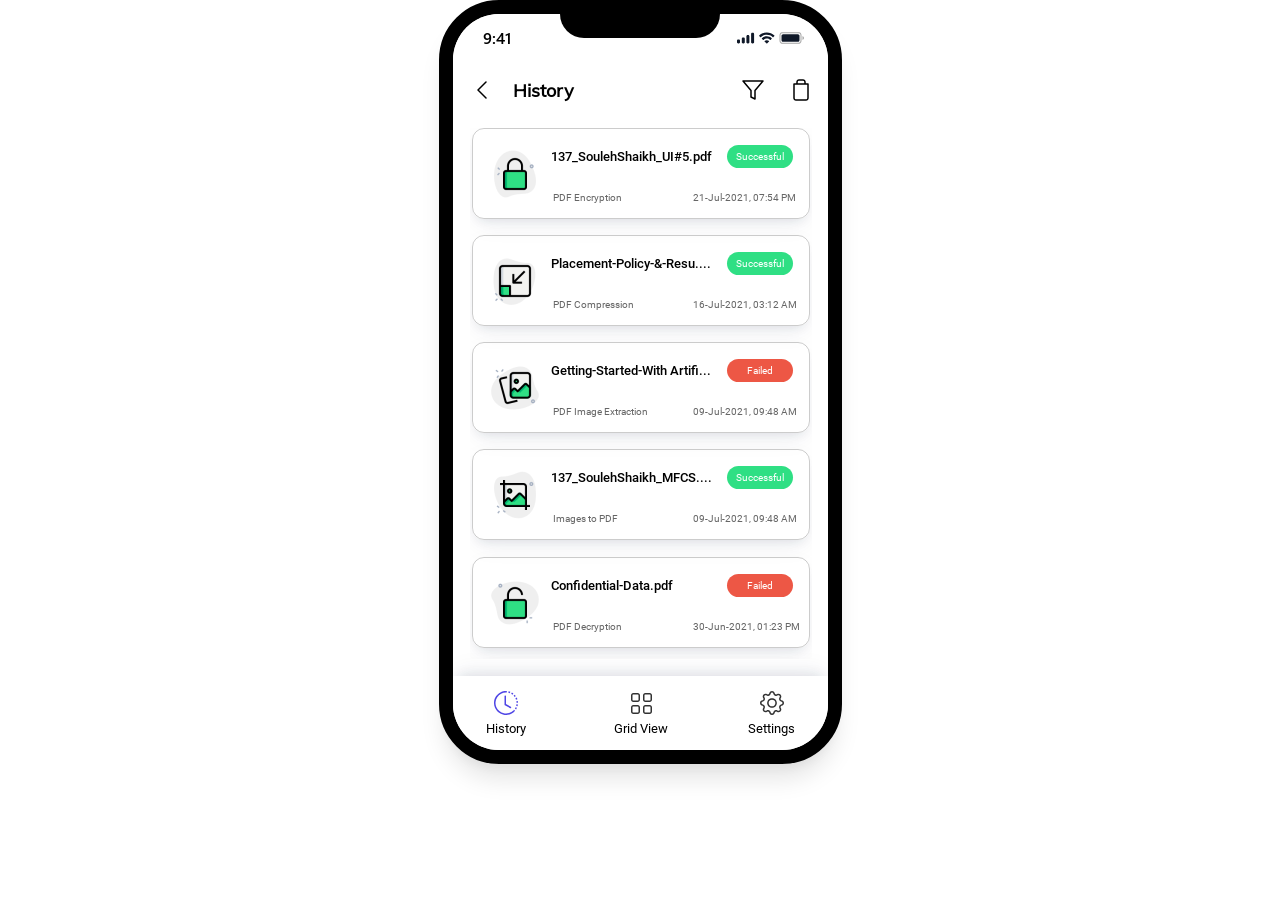
<file: index.html>
<!DOCTYPE html>

<html lang="en">

  <head>
    <meta http-equiv="Content-Type" content="text/html; charset=UTF-8">
    <title>UI Project Implementation</title>
    <meta content="width=device-width,initial-scale=1" name="viewport">
    <link href="./css/index.css" rel="stylesheet">
  </head>

  <body class="body">
    <div class="mobile-frame">
      <div class="main">

        <div class="frame">
          <img src="assets/svg/wifi.svg" loading="lazy" alt="" class="wifi-icon"><img src="assets/svg/battery.svg" loading="lazy" alt="" class="battery-icon"><img src="assets/svg/network.svg" loading="lazy" alt="" class="network-icon">
          <div class="time">9:41</div>
          <img src="assets/svg/back.svg" loading="lazy" alt="" class="back-icon"><img src="assets/svg/filter.svg" loading="lazy" alt="" class="filter-image"><img src="assets/svg/delete.svg" loading="lazy" alt="" class="delete-image">
          <div class="text-block">History</div>
          
          <div class="records-list-container">
            <div id="records-list" class="records-list">
              <div id="first" class="first">
                <img src="assets/png/lock.png" loading="lazy" alt="" class="image">
                <div class="file-name">137_SoulehShaikh_UI#5.pdf</div>
                <div class="operation-name">PDF Encryption</div>
                <div class="last-modified-date">21-Jul-2021, 07:54 PM</div>
                <div class="success-status-holder">
                  <div class="status">Successful</div>
                </div>
              </div>
              <div id="second" class="second">
                <img src="assets/png/shrink.png" loading="lazy" alt="" class="image">
                <div class="file-name">Placement-Policy-&amp;-Resu....</div>
                <div class="operation-name">PDF Compression</div>
                <div class="success-status-holder">
                  <div class="status">Successful</div>
                </div>
                <div class="last-modified-date">16-Jul-2021, 03:12 AM</div>
              </div>
              <div id="third" class="third">
                <div class="file-name">Getting-Started-With Artifi...</div>
                <img src="assets/png/image-extract.png" loading="lazy" alt="" class="image">
                <div class="operation-name">PDF Image Extraction</div>
                <div class="fail-status-holder">
                  <div class="status">Failed</div>
                </div>
                <div class="last-modified-date">09-Jul-2021, 09:48 AM</div>
              </div>
              <div id="fourth" class="fourth">
                <div class="file-name">137_SoulehShaikh_MFCS....</div>
                <img src="assets/png/img2pdf.png" loading="lazy" alt="" class="image">
                <div class="operation-name">Images to PDF</div>
                <div class="success-status-holder">
                  <div class="status">Successful</div>
                </div>
                <div class="last-modified-date">09-Jul-2021, 09:48 AM</div>
              </div>
              <div id="fifth" class="fifth">
                <div class="file-name">Confidential-Data.pdf</div>
                <img src="assets/png/unlock.png" loading="lazy" alt="" class="image">
                <div class="operation-name">PDF Decryption</div>
                <div class="last-modified-date">30-Jun-2021, 01:23 PM</div>
                <div class="fail-status-holder">
                  <div class="status">Failed</div>
                </div>
              </div>
              <div id="sixth" class="sixth">
                <img src="assets/png/shrink.png" loading="lazy" alt="" class="image">
                <div class="file-name">Right to Information Act.pdf</div>
                <div class="operation-name">PDF Compression</div>
                <div class="success-status-holder">
                  <div class="status">Successful</div>
                </div>
                <div class="last-modified-date">16-Jun-2021, 03:12 AM</div>
              </div>
              <div id="seventh" class="seventh">
                <div class="file-name">VANET Presentation.pdf</div>
                <img src="assets/png/image-extract.png" loading="lazy" alt="" class="image">
                <div class="operation-name">PDF Image Extraction</div>
                <div class="success-status-holder">
                  <div class="status">Successful</div>
                </div>
                <div class="last-modified-date">09-Jun-2021, 09:48 AM</div>
              </div>
              <div id="eight" class="eight">
                <img src="assets/png/lock.png" loading="lazy" alt="" class="image">
                <div class="file-name">137_Souleh_Linux#DHCP.....</div>
                <div class="operation-name">PDF Encryption</div>
                <div class="last-modified-date">28-May-2021, 07:54 PM</div>
                <div class="success-status-holder">
                  <div class="status">Successful</div>
                </div>
              </div>
            </div>
          </div>

          <div class="no-history-found">
            <img src="assets/png/records-not-found-infographics.png">
            <div class="heading">No Records Found</div>
            <div class="details">You might have deleted all the records or you haven’t converted any files yet.</div>
          </div>

          <div class="app-bottom-bar">
            <div class="history">
              <img src="assets/svg/history.svg" loading="lazy" alt="">
              <div class="text-block-2">History</div>
            </div>
            <div class="grid-view">
              <img src="assets/svg/grid.svg" loading="lazy" alt="">
              <div class="text-block-2">Grid View</div>
            </div>
            <div class="settings">
              <img src="assets/svg/settings.svg" loading="lazy" alt="">
              <div class="text-block-2">Settings</div>
            </div>
          </div>

        </div>
        
      </div>
      <div class="notch">
        <div></div>
      </div>
    </div>

    <script src="./js/index.js" defer="defer"></script>

  </body>

</html>
</file>
<file: css/index.css>
@font-face {
  font-family: 'Mulish';
  src: url(../assets/fonts/Mulish-Regular.woff2) format('woff2');
  font-weight: 400;
  font-style: normal;
  font-display: swap
}

@font-face {
  font-family: 'Roboto';
  src: url(../assets/fonts/Roboto-Regular.woff2) format('woff2');
  font-weight: 400;
  font-style: normal;
  font-display: swap
}

@font-face {
  font-family: 'Roboto';
  src: url(../assets/fonts/Roboto-Medium.woff2) format('woff2');
  font-weight: 500;
  font-style: normal;
  font-display: swap
}

@font-face {
  font-family: 'Seguisb';
  src: url(../assets/fonts/seguisb.woff2) format('woff2');
  font-weight: 600;
  font-style: normal;
  font-display: swap
}

* {
  --tw-shadow: 0 20px 25px -5px rgba(0, 0, 0, 0.1),
  0 10px 10px -5px rgba(0, 0, 0, 0.04)
}

*,
::after,
::before {
  box-sizing: border-box;
  font-size: 16px;
  margin: 0;
  padding: 0
}

.body,
.frame {
  overflow: hidden
}

.frame {
  position: relative;
  max-height: 736px;
  max-width: 375px;
  min-height: 736px;
  min-width: 375px;
  border-radius: 24px;
  background-color: #fff
}

.body {
  user-select: none;
  display: flex;
  flex-direction: column;
  justify-content: center;
  align-items: center;
  border-radius: 0
}

.time {
  position: absolute;
  left: 30px;
  top: 13px;
  overflow: visible;
  width: auto;
  float: left;
  font-family: Seguisb, sans-serif;
  font-weight: 600;
  object-fit: fill
}

.utility-page-wrap {
  display: flex;
  width: 100vw;
  height: 100vh;
  max-height: 100%;
  max-width: 100%;
  justify-content: center;
  align-items: center
}

.utility-page-content {
  display: flex;
  width: 260px;
  flex-direction: column;
  text-align: center
}

.utility-page-form {
  display: flex;
  flex-direction: column;
  align-items: stretch
}

.network-icon {
  position: absolute;
  left: 284px;
  top: 17.69px
}

.back-icon,
.battery-icon,
.wifi-icon {
  position: absolute;
  left: 306.1px;
  top: 17.69px
}

.back-icon,
.battery-icon {
  left: 326.48px
}

.back-icon {
  left: 24px;
  top: 67px
}

.delete-image,
.filter-image {
  cursor: pointer
}

.filter-image {
  position: absolute;
  left: 289px;
  top: 66px
}

.delete-image,
.text-block {
  position: absolute;
  left: 340px;
  top: 65px
}

.text-block {
  left: 60px;
  font-family: Mulish, sans-serif;
  color: #000;
  font-size: 18px;
  line-height: 23px;
  font-weight: 600;
  -o-object-fit: contain;
  object-fit: contain
}

.records-list-container {
  overflow: hidden;
  position: absolute;
  left: 17px;
  top: 114px;
  max-height: 531px;
  max-width: 342px;
  min-height: 531px;
  min-width: 342px
}

.no-history-found {
  position: absolute;
  display: flex;
  flex-direction: column;
  justify-content: space-between;
  align-items: center;
  left: 68px;
  top: 180px;
  min-width: 240px;
  max-width: 240px;
  min-height: 330px;
  max-height: 330px;
  transition: all 1400ms ease-in-out;
  transform: translateX(-375px)
}

.no-history-found img {
  width: 240px;
  height: 240px
}

.no-history-found .details,
.no-history-found .heading {
  font-family: 'Roboto', sans-serif;
  color: rgba(0, 0, 0, 0.7)
}

.no-history-found .heading {
  font-weight: 500;
  font-size: 20px
}

.no-history-found .details {
  font-weight: 400;
  font-size: 14px;
  line-height: 21px
}

.records-list {
  position: relative;
  max-height: 531px;
  max-width: 342px;
  min-height: 531px;
  min-width: 342px
}

.eight,
.fifth,
.first,
.fourth,
.second,
.seventh,
.sixth,
.third {
  position: absolute;
  left: 2px;
  max-height: 91px;
  max-width: 338px;
  min-height: 91px;
  min-width: 338px;
  overflow: hidden;
  border-style: solid;
  border-width: .1px;
  border-color: rgba(0, 0, 0, .2);
  border-radius: 12px;
  box-shadow: 0 6px 12px -6px rgba(24, 39, 75, .12), 0 8px 24px -4px rgba(24, 39, 75, .08);
  transition: all 500ms ease-in-out
}

.first {
  top: 0
}

.second {
  top: 107px
}

.third {
  top: 214px
}

.fourth {
  top: 321px
}

.fifth {
  top: 429px
}

.sixth {
  top: 536px
}

.seventh {
  top: 643px
}

.eight {
  top: 750px
}

.file-name {
  position: absolute;
  left: 78px;
  top: 20px;
  font-family: Roboto, sans-serif;
  font-weight: 500;
  color: #000;
  font-size: 13px;
  line-height: 15px
}

.image {
  position: absolute;
  left: 18px;
  top: 21px;
  max-height: 48px;
  max-width: 48%;
  min-height: 48px;
  min-width: 48px
}

.last-modified-date,
.operation-name {
  position: absolute;
  left: 80px;
  top: 63px;
  font-family: Roboto, sans-serif;
  font-weight: 400;
  color: #666;
  font-size: 10px;
  line-height: 12px
}

.last-modified-date {
  left: 220px
}

.success-status-holder, .fail-status-holder {
  position: absolute;
  left: 254px;
  top: 16px;
  display: flex;
  max-height: 23px;
  max-width: 66px;
  min-height: 23px;
  min-width: 66px;
  justify-content: center;
  align-items: center;
  border-radius: 16px;
}

.success-status-holder {
  background-color: #2fdf84
}

.fail-status-holder,
.status {
  font-family: Roboto, sans-serif;
  font-weight: 400;
  font-size: 10px
}

.status {
  color: #fff
}

.fail-status-holder {
  background-color: #ed5745
}

.app-bottom-bar {
  position: absolute;
  top: 662px;
  max-height: 74px;
  max-width: 375px;
  min-height: 74px;
  min-width: 375px;
  box-shadow: 0 -6px 12px -6px rgba(24, 39, 75, .12), 0 -8px 24px -4px rgba(24, 39, 75, .08)
}

.grid-view,
.history,
.settings {
  position: absolute;
  top: 15px;
  display: flex;
  flex-direction: column;
  justify-content: space-between;
  align-items: center;
  left: 32px;
  max-height: 45px;
  max-width: 42px;
  min-height: 45px;
  min-width: 42px
}

.grid-view,
.settings {
  left: 160px;
  max-width: 56px;
  min-width: 56px
}

.settings {
  left: 295px;
  max-width: 48px;
  min-width: 48px
}

.text-block-2 {
  position: static;
  left: 0;
  font-family: Roboto, sans-serif;
  font-weight: 400;
  font-size: 13px
}

.mobile-frame {
  display: flex;
  align-items: center;
  justify-content: center;
  position: relative;
  height: 764px;
  width: 403px;
  margin: auto;
  overflow: hidden;
  border: 14px solid #000;
  background-color: #000;
  border-radius: 60px;
  box-shadow: var(--tw-ring-offset-shadow, 0 0 #0000), var(--tw-ring-shadow, 0 0 #0000), var(--tw-shadow)
}

.main {
  bottom: 0;
  background-color: #fff;
  width: 100%;
  height: 100%
}

.main,
.notch {
  position: absolute;
  top: 0;
  left: 0;
  right: 0
}

.notch>div {
  height: 1.5rem;
  width: 10rem;
  margin-left: auto;
  margin-right: auto;
  background-color: #000;
  border-bottom-right-radius: 1.5rem;
  border-bottom-left-radius: 1.5rem
}
</file>
<file: docs/css/index.css>
@font-face {
  font-family: 'Mulish';
  src: url('../assets/fonts/Mulish-Regular.woff2') format('woff2');
  font-weight: 400;
  font-style: normal;
  font-display: swap;
}

@font-face {
  font-family: 'Roboto';
  src: url('../assets/fonts/Roboto-Regular.woff2') format('woff2');
  font-weight: 400;
  font-style: normal;
  font-display: swap;
}

@font-face {
  font-family: 'Roboto';
  src: url('../assets/fonts/Roboto-Medium.woff2') format('woff2');
  font-weight: 500;
  font-style: normal;
  font-display: swap;
}

@font-face {
  font-family: 'Seguisb';
  src: url('../assets/fonts/seguisb.woff2') format('woff2');
  font-weight: 600;
  font-style: normal;
  font-display: swap;
}

* {
  --tw-shadow: 0 20px 25px -5px rgba(0, 0, 0, 0.1),
    0 10px 10px -5px rgba(0, 0, 0, 0.04);
}

*,
*::before,
*::after {
  box-sizing: border-box;
  font-size: 16px;
  margin: 0;
  padding: 0;
}

.frame {
  position: relative;
  max-height: 736px;
  max-width: 375px;
  min-height: 736px;
  min-width: 375px;
  border-radius: 24px;
  background-color: #fff;
  overflow: hidden;
}

.body {
  user-select: none;
  display: flex;
  flex-direction: column;
  justify-content: center;
  align-items: center;
  border-radius: 0px;
  overflow: hidden;
}

.time {
  position: absolute;
  left: 30px;
  top: 13px;
  overflow: visible;
  width: auto;
  float: left;
  font-family: Seguisb, sans-serif;
  font-weight: 600;
  object-fit: fill;
}

.utility-page-wrap {
  display: flex;
  width: 100vw;
  height: 100vh;
  max-height: 100%;
  max-width: 100%;
  justify-content: center;
  align-items: center;
}

.utility-page-content {
  display: flex;
  width: 260px;
  flex-direction: column;
  text-align: center;
}

.utility-page-form {
  display: flex;
  flex-direction: column;
  align-items: stretch;
}

.network-icon {
  position: absolute;
  left: 284px;
  top: 17.69px;
}

.wifi-icon {
  position: absolute;
  left: 306.1px;
  top: 17.69px;
}

.battery-icon {
  position: absolute;
  left: 326.48px;
  top: 17.69px;
}

.back-icon {
  position: absolute;
  left: 24px;
  top: 67px;
}

.filter-image, .delete-image {
  cursor: pointer;
}

.filter-image {
  position: absolute;
  left: 289px;
  top: 66px;
}

.delete-image {
  position: absolute;
  left: 340px;
  top: 65px;
}

.text-block {
  position: absolute;
  left: 60px;
  top: 65px;
  font-family: Mulish, sans-serif;
  font-weight: 400;
  color: #000;
  font-size: 18px;
  line-height: 23px;
  font-weight: 600;
  -o-object-fit: contain;
  object-fit: contain;
}

.records-list-container {
  overflow: hidden;
  position: absolute;
  left: 17px;
  top: 114px;
  max-height: 531px;
  max-width: 342px;
  min-height: 531px;
  min-width: 342px;
}

.no-history-found {
  position: absolute;
  display: flex;
  flex-direction: column;
  justify-content: space-between;
  align-items: center;
  left: 68px;
  top: 180px;
  min-width: 240px;
  max-width: 240px;
  min-height: 330px;
  max-height: 330px;
  transition: all 1400ms ease-in-out;
  transform: translateX(-375px);
}

.no-history-found img {
  width: 240px;
  height: 240px;
}

.no-history-found .heading, .no-history-found .details {
  font-family: 'Roboto';
  color: rgba(0, 0, 0, 70%);
}

.no-history-found .heading {
  font-weight: 500;
  font-size: 20px;
}

.no-history-found .details {
  font-weight: 400;
  font-size: 14px;
  line-height: 21px;
}

.records-list {
  position: relative;
  max-height: 531px;
  max-width: 342px;
  min-height: 531px;
  min-width: 342px;
}

.first, .second, .third, .fourth, .fifth, .sixth, .seventh, .eight {
  position: absolute;
  left: 2px;
  max-height: 91px;
  max-width: 338px;
  min-height: 91px;
  min-width: 338px;
  overflow: hidden;
  border-style: solid;
  border-width: 0.1px;
  border-color: rgba(0, 0, 0, 0.2);
  border-radius: 12px;
  box-shadow: 0px 6px 12px -6px rgba(24, 39, 75, 0.12), 0px 8px 24px -4px rgba(24, 39, 75, 0.08);
  transition: all 500ms ease-in-out;
}

.first {
  top: 0px;
}

.second {
  top: 107px;
}

.third {
  top: 214px;
}

.fourth {
  top: 321px;
}

.fifth {
  top: 429px;
}

.sixth {
  top: 536px;
}

.seventh {
  top: 643px;
}

.eight {
  top: 750px;
}

.file-name {
  position: absolute;
  left: 78px;
  top: 20px;
  font-family: Roboto, sans-serif;
  font-weight: 500;
  color: #000;
  font-size: 13px;
  line-height: 15px;
}

.image {
  position: absolute;
  left: 18px;
  top: 21px;
  max-height: 48px;
  max-width: 48%;
  min-height: 48px;
  min-width: 48px;
}

.operation-name {
  position: absolute;
  left: 80px;
  top: 63px;
  font-family: Roboto, sans-serif;
  font-weight: 400;
  color: #666;
  font-size: 10px;
  line-height: 12px;
}

.last-modified-date {
  position: absolute;
  left: 220px;
  top: 63px;
  font-family: Roboto, sans-serif;
  font-weight: 400;
  color: #666;
  font-size: 10px;
  line-height: 12px;
}

.success-status-holder {
  position: absolute;
  left: 254px;
  top: 16px;
  display: flex;
  max-height: 23px;
  max-width: 66px;
  min-height: 23px;
  min-width: 66px;
  justify-content: center;
  align-items: center;
  border-radius: 16px;
  background-color: #2fdf84;
}

.status {
  font-family: Roboto, sans-serif;
  font-weight: 400;
  color: #fff;
  font-size: 10px;
}

.fail-status-holder {
  position: absolute;
  left: 254px;
  top: 16px;
  display: flex;
  max-height: 23px;
  max-width: 66px;
  min-height: 23px;
  min-width: 66px;
  justify-content: center;
  align-items: center;
  border-radius: 16px;
  background-color: #ed5745;
  font-family: Roboto, sans-serif;
  font-weight: 400;
  font-size: 10px;
}

.app-bottom-bar {
  position: absolute;
  top: 662px;
  max-height: 74px;
  max-width: 375px;
  min-height: 74px;
  min-width: 375px;
  box-shadow: 0px -6px 12px -6px rgba(24, 39, 75, 0.12), 0px -8px 24px -4px rgba(24, 39, 75, 0.08);
}

.history, .grid-view, .settings {
  position: absolute;
  top: 15px;
  display: flex;
  flex-direction: column;
  justify-content: space-between;
  align-items: center;
}

.history {
  left: 32px;
  max-height: 45px;
  max-width: 42px;
  min-height: 45px;
  min-width: 42px;
}

.grid-view {
  left: 160px;
  max-height: 45px;
  max-width: 56px;
  min-height: 45px;
  min-width: 56px;
}

.settings {
  left: 295px;
  max-height: 45px;
  max-width: 48px;
  min-height: 45px;
  min-width: 48px;
}

.text-block-2 {
  position: static;
  left: 0px;
  font-family: Roboto, sans-serif;
  font-weight: 400;
  font-size: 13px;
}

.mobile-frame {
  display: flex;
  align-items: center;
  justify-content: center;

  position: relative;

  height: 764px;
  width: 403px;
  margin: auto;
  overflow: hidden;
  border: 14px;
  border-color: black;
  border-style: solid;

  background-color: black;
  border-radius: 60px;
  box-shadow: var(--tw-ring-offset-shadow, 0 0 #0000),
    var(--tw-ring-shadow, 0 0 #0000), var(--tw-shadow);
}

.main {
  position: absolute;
  top: 0px;
  right: 0px;
  bottom: 0px;
  left: 0px;
  background-color: white;
  width: 100%;
  height: 100%;
}

.notch {
  position: absolute;
  top: 0;
  left: 0px;
  right: 0px;
}

.notch > div {
  height: 1.5rem;
  width: 10rem;
  margin-left: auto;
  margin-right: auto;
  background-color: black;
  border-bottom-right-radius: 1.5rem;
  border-bottom-left-radius: 1.5rem;
}
</file>
